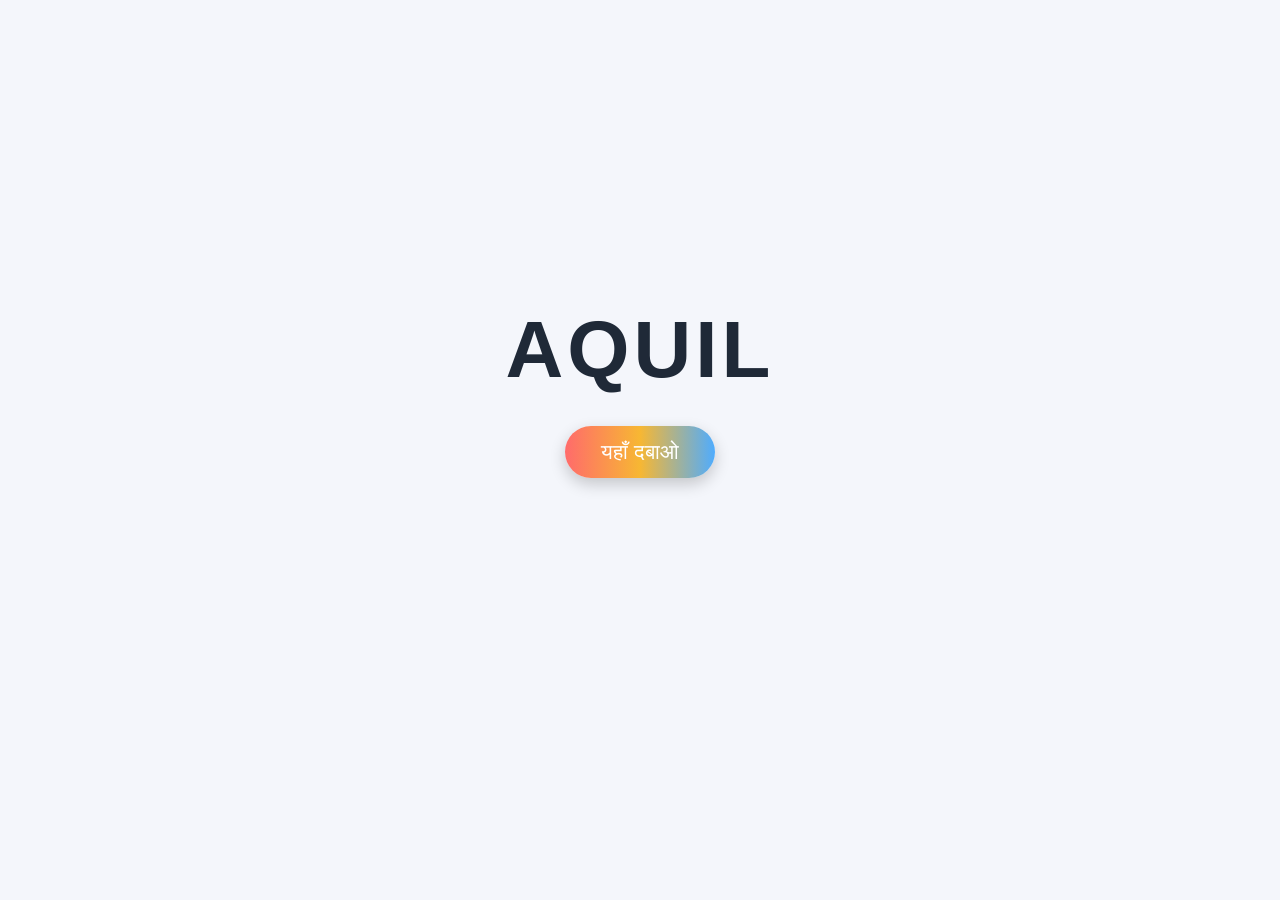
<file: index.html>
<!DOCTYPE html>
<html lang="hi">
<head>
  <meta charset="UTF-8">
  <meta name="viewport" content="width=device-width, initial-scale=1.0">
  <title>Aquil</title>
  <style>
    body {
      margin: 0;
      min-height: 100vh;
      display: flex;
      flex-direction: column;
      align-items: center;
      justify-content: center;
      font-family: Arial, sans-serif;
      background: #f4f6fb;
      color: #1f2937;
    }

    h1 {
      font-size: 5rem;
      margin: 0 0 30px;
      letter-spacing: 4px;
    }

    button {
      font-size: 1.3rem;
      padding: 14px 36px;
      border: none;
      border-radius: 40px;
      color: white;
      background: linear-gradient(90deg, #ff6b6b, #f7b733, #4facfe);
      cursor: pointer;
      box-shadow: 0 6px 16px rgba(0, 0, 0, 0.2);
      transition: transform 0.15s;
    }

    button:hover {
      transform: scale(1.07);
    }

    #message {
      margin-top: 30px;
      font-size: 2.5rem;
      font-weight: bold;
      color: #e63946;
      min-height: 3rem;
    }
  </style>
</head>
<body>
  <h1>AQUIL</h1>
  <button onclick="sayHello()">यहाँ दबाओ</button>
  <p id="message"></p>

  <script>
    function sayHello() {
      document.getElementById("message").textContent = "Hello!";
    }
  </script>
</body>
</html>
</file>
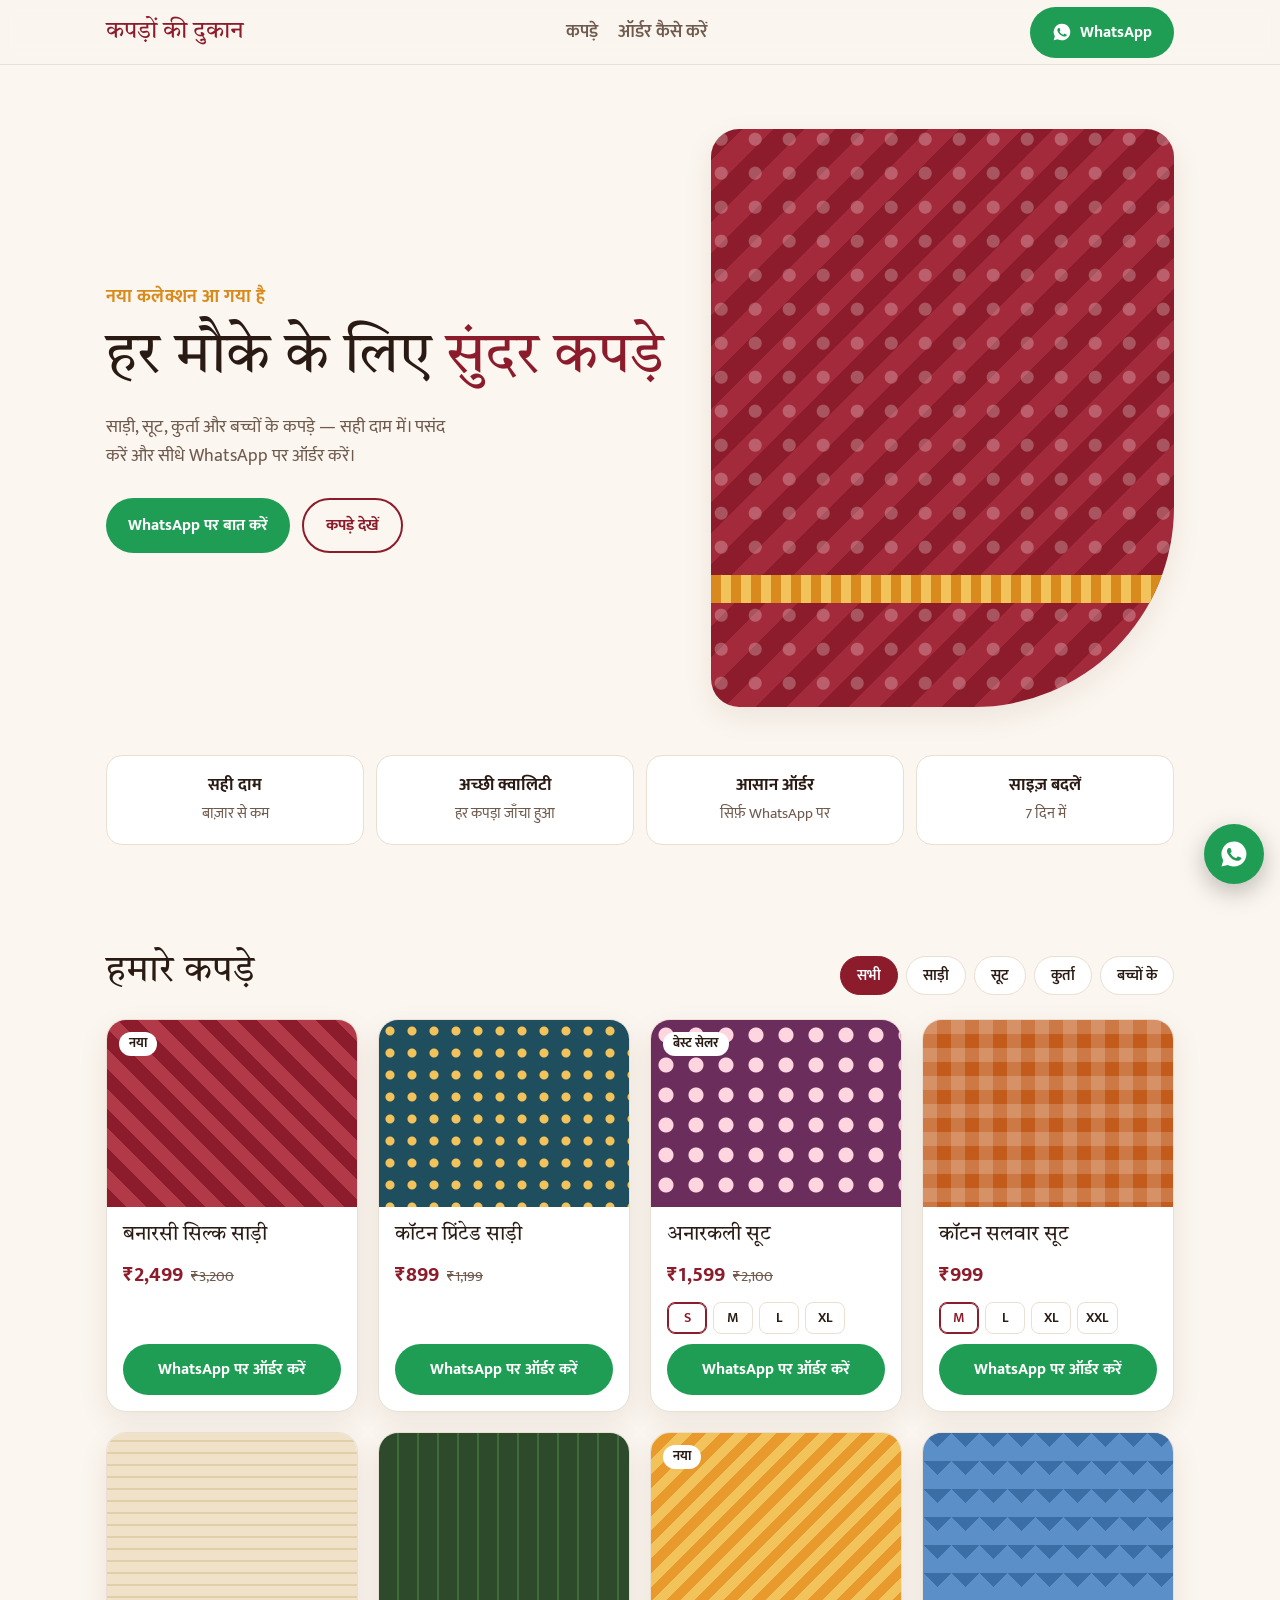
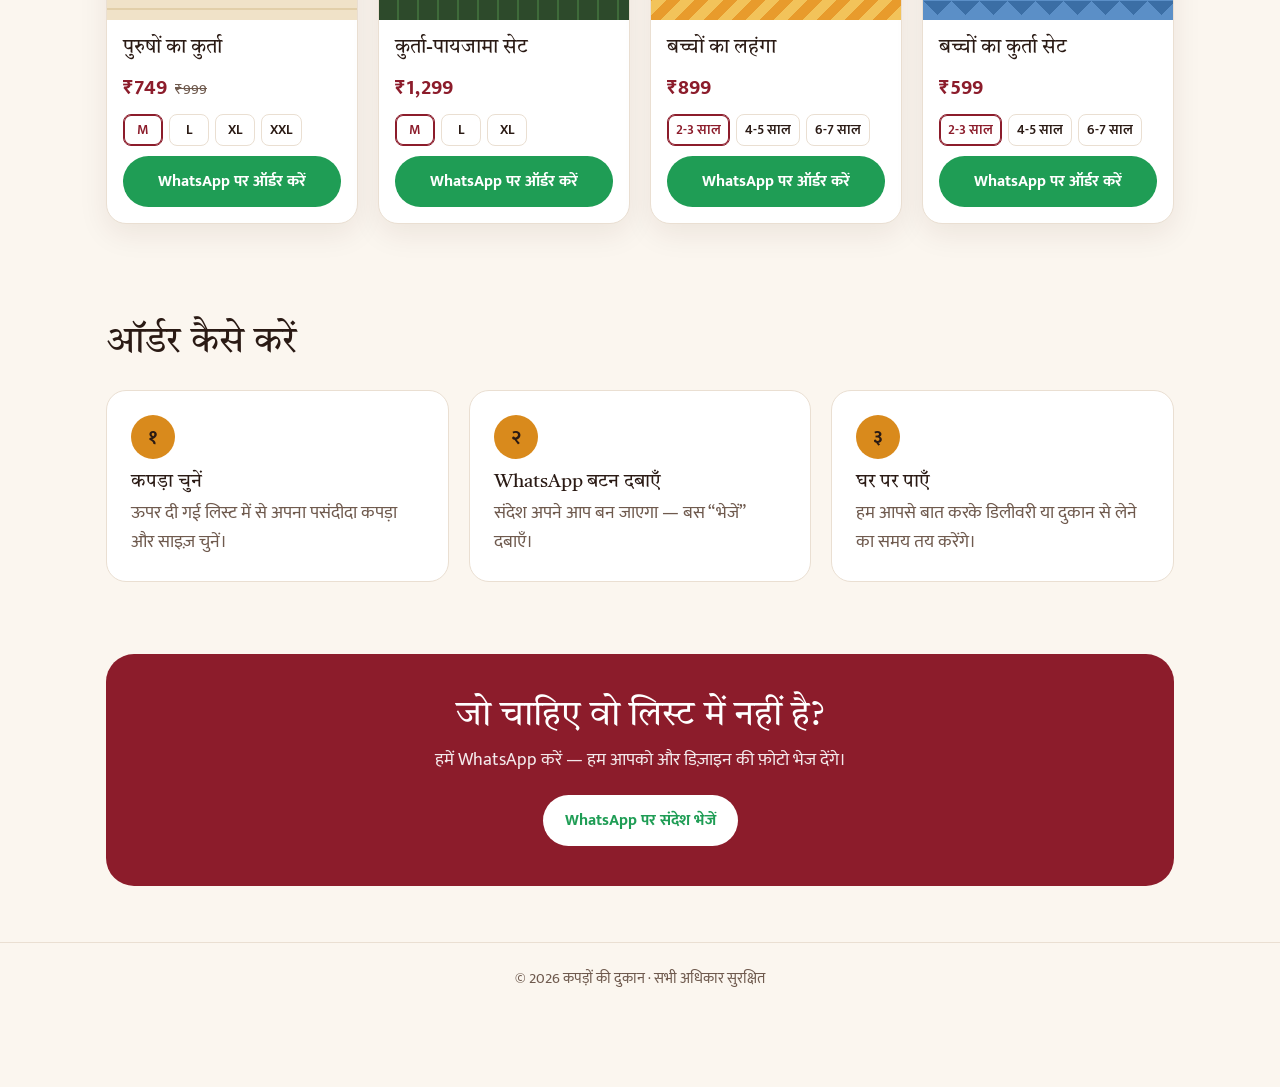
<file: dukan/index.html>
<!DOCTYPE html>
<html lang="hi">
<head>
  <meta charset="UTF-8">
  <meta name="viewport" content="width=device-width, initial-scale=1.0">
  <title>कपड़ों की दुकान</title>
  <meta name="description" content="साड़ी, सूट, कुर्ता और बच्चों के कपड़े — WhatsApp पर ऑर्डर करें।">
  <link rel="preconnect" href="https://fonts.googleapis.com">
  <link rel="preconnect" href="https://fonts.gstatic.com" crossorigin>
  <link href="https://fonts.googleapis.com/css2?family=Tiro+Devanagari+Hindi&family=Mukta:wght@400;600;700&display=swap" rel="stylesheet">
  <style>
    :root {
      --bg: #fbf6ef;
      --surface: #ffffff;
      --ink: #2a1a14;
      --muted: #6f5a4e;
      --line: #eadfd2;
      --brand: #8c1c2b;      /* मैरून */
      --brand-ink: #ffffff;
      --accent: #d98a1c;     /* केसरिया-सुनहरा */
      --wa: #1f9d55;
      --wa-ink: #ffffff;
      --shadow: 0 10px 30px rgba(60, 25, 10, .08);
    }
    @media (prefers-color-scheme: dark) {
      :root:not([data-theme="light"]) {
        --bg: #1a1210; --surface: #251a17; --ink: #f6ece4; --muted: #c4ada0;
        --line: #3a2b26; --brand: #d9576a; --brand-ink: #1a1210; --accent: #f0a83c;
        --wa: #2fbf6c; --wa-ink: #0c1a12; --shadow: 0 10px 30px rgba(0,0,0,.35);
      }
    }
    :root[data-theme="dark"] {
      --bg: #1a1210; --surface: #251a17; --ink: #f6ece4; --muted: #c4ada0;
      --line: #3a2b26; --brand: #d9576a; --brand-ink: #1a1210; --accent: #f0a83c;
      --wa: #2fbf6c; --wa-ink: #0c1a12; --shadow: 0 10px 30px rgba(0,0,0,.35);
    }

    * { box-sizing: border-box; }
    html { scroll-behavior: smooth; }
    body {
      margin: 0; background: var(--bg); color: var(--ink);
      font-family: "Mukta", system-ui, sans-serif; font-size: 18px; line-height: 1.6;
    }
    h1, h2, h3 { font-family: "Tiro Devanagari Hindi", serif; font-weight: 400; line-height: 1.25; margin: 0; }
    a { color: inherit; }
    .wrap { max-width: 1100px; margin: 0 auto; padding: 0 16px; }

    /* हेडर */
    header {
      position: sticky; top: 0; z-index: 10;
      background: color-mix(in srgb, var(--bg) 90%, transparent);
      backdrop-filter: blur(8px); border-bottom: 1px solid var(--line);
    }
    .bar { display: flex; align-items: center; justify-content: space-between; height: 64px; gap: 12px; }
    .logo { font-family: "Tiro Devanagari Hindi", serif; font-size: 1.5rem; color: var(--brand); text-decoration: none; white-space: nowrap; }
    nav { display: flex; gap: 20px; }
    nav a { text-decoration: none; color: var(--muted); font-weight: 600; }
    nav a:hover { color: var(--brand); }
    @media (max-width: 640px) { nav { display: none; } }

    /* बटन */
    .btn {
      display: inline-flex; align-items: center; justify-content: center; gap: 8px;
      border: 0; border-radius: 999px; padding: 12px 22px; cursor: pointer;
      font: 700 1rem "Mukta", sans-serif; text-decoration: none; transition: transform .15s, filter .15s;
    }
    .btn:hover { transform: translateY(-1px); filter: brightness(1.05); }
    .btn-wa { background: var(--wa); color: var(--wa-ink); }
    .btn-ghost { background: transparent; color: var(--brand); border: 2px solid var(--brand); }
    .btn svg { width: 20px; height: 20px; flex: none; }

    /* हीरो */
    .hero { padding: 64px 0 48px; display: grid; grid-template-columns: 1.1fr .9fr; gap: 40px; align-items: center; }
    .eyebrow { color: var(--accent); font-weight: 700; letter-spacing: .02em; margin-bottom: 10px; }
    .hero h1 { font-size: clamp(2.2rem, 6vw, 3.6rem); }
    .hero h1 span { color: var(--brand); }
    .hero p { color: var(--muted); font-size: 1.15rem; max-width: 34ch; margin: 18px 0 28px; }
    .hero-actions { display: flex; flex-wrap: wrap; gap: 12px; }
    .hero-art {
      aspect-ratio: 4 / 5; border-radius: 28px 28px 200px 28px; box-shadow: var(--shadow);
      background:
        radial-gradient(circle at 30% 30%, rgba(255,255,255,.25) 0 6px, transparent 7px) 0 0 / 34px 34px,
        repeating-linear-gradient(135deg, #8c1c2b 0 22px, #a32a3a 22px 44px);
      position: relative; overflow: hidden;
    }
    .hero-art::after {
      content: ""; position: absolute; left: 0; right: 0; bottom: 18%; height: 28px;
      background: repeating-linear-gradient(90deg, #d98a1c 0 10px, #f2c35a 10px 20px);
    }
    @media (max-width: 760px) {
      .hero { grid-template-columns: 1fr; padding-top: 36px; }
      .hero-art { max-height: 280px; aspect-ratio: auto; height: 240px; border-radius: 24px; }
    }

    /* भरोसा पट्टी */
    .trust { display: grid; grid-template-columns: repeat(4, 1fr); gap: 12px; padding-bottom: 56px; }
    .trust div { background: var(--surface); border: 1px solid var(--line); border-radius: 16px; padding: 16px; text-align: center; }
    .trust b { display: block; font-size: 1.05rem; }
    .trust small { color: var(--muted); }
    @media (max-width: 760px) { .trust { grid-template-columns: repeat(2, 1fr); } }

    /* सेक्शन */
    section.block { padding: 48px 0; }
    .head { display: flex; justify-content: space-between; align-items: end; gap: 16px; flex-wrap: wrap; margin-bottom: 24px; }
    .head h2 { font-size: clamp(1.7rem, 4vw, 2.3rem); }

    .chips { display: flex; gap: 8px; flex-wrap: wrap; }
    .chip {
      border: 1px solid var(--line); background: var(--surface); color: var(--ink);
      border-radius: 999px; padding: 6px 16px; font: 600 .95rem "Mukta", sans-serif; cursor: pointer;
    }
    .chip[aria-pressed="true"] { background: var(--brand); color: var(--brand-ink); border-color: var(--brand); }

    /* प्रोडक्ट */
    .grid { display: grid; grid-template-columns: repeat(auto-fill, minmax(230px, 1fr)); gap: 20px; }
    .card {
      background: var(--surface); border: 1px solid var(--line); border-radius: 20px; overflow: hidden;
      display: flex; flex-direction: column; box-shadow: var(--shadow);
    }
    .swatch { aspect-ratio: 4 / 3; position: relative; }
    .tag {
      position: absolute; top: 12px; left: 12px; background: var(--surface); color: var(--ink);
      font-size: .8rem; font-weight: 700; padding: 2px 10px; border-radius: 999px;
    }
    .card-body { padding: 16px; display: flex; flex-direction: column; gap: 10px; flex: 1; }
    .card h3 { font-size: 1.25rem; }
    .price { display: flex; align-items: baseline; gap: 8px; }
    .price b { font-size: 1.3rem; color: var(--brand); }
    .price s { color: var(--muted); font-size: .95rem; }
    .sizes { display: flex; gap: 6px; flex-wrap: wrap; }
    .size {
      min-width: 40px; padding: 4px 8px; border-radius: 8px; border: 1px solid var(--line);
      background: transparent; color: var(--ink); font: 600 .85rem "Mukta", sans-serif; cursor: pointer;
    }
    .size[aria-pressed="true"] { border-color: var(--brand); color: var(--brand); box-shadow: inset 0 0 0 1px var(--brand); }
    .card .btn { margin-top: auto; width: 100%; }

    /* कपड़े जैसे पैटर्न (फ़ोटो की जगह) */
    .p1 { background: repeating-linear-gradient(45deg, #8c1c2b 0 14px, #b23a48 14px 28px); }
    .p2 { background: radial-gradient(circle, #f2c35a 0 4px, transparent 5px) 0 0 / 22px 22px, #1f4e5f; }
    .p3 { background: linear-gradient(90deg, rgba(255,255,255,.18) 50%, transparent 0) 0 0 / 28px 28px, linear-gradient(rgba(255,255,255,.18) 50%, transparent 0) 0 0 / 28px 28px, #c25b1c; }
    .p4 { background: repeating-linear-gradient(0deg, #f0e2c8 0 10px, #e2cfa9 10px 12px); }
    .p5 { background: radial-gradient(circle at 50% 50%, #ffd6e0 0 7px, transparent 8px) 0 0 / 30px 30px, #6b2d5c; }
    .p6 { background: repeating-linear-gradient(90deg, #2d4a2b 0 18px, #3e6b3a 18px 20px); }
    .p7 { background: repeating-linear-gradient(-45deg, #f2c35a 0 10px, #e89b2c 10px 20px); }
    .p8 { background: linear-gradient(135deg, #3b6ea5 25%, transparent 25%) -14px 0 / 28px 28px, linear-gradient(225deg, #3b6ea5 25%, transparent 25%) -14px 0 / 28px 28px, #5b8fc7; }

    /* कैसे ऑर्डर करें */
    .steps { display: grid; grid-template-columns: repeat(3, 1fr); gap: 20px; counter-reset: s; }
    .step { background: var(--surface); border: 1px solid var(--line); border-radius: 20px; padding: 24px; }
    .step::before {
      counter-increment: s; content: counter(s, devanagari);
      display: grid; place-items: center; width: 44px; height: 44px; border-radius: 50%;
      background: var(--accent); color: #2a1a14; font-weight: 700; font-size: 1.2rem; margin-bottom: 12px;
    }
    .step h3 { font-size: 1.2rem; margin-bottom: 4px; }
    .step p { margin: 0; color: var(--muted); }
    @media (max-width: 760px) { .steps { grid-template-columns: 1fr; } }

    /* CTA + फ़ुटर */
    .cta {
      background: var(--brand); color: var(--brand-ink); border-radius: 28px; padding: 40px 24px;
      text-align: center; margin: 24px 0 56px;
    }
    .cta h2 { font-size: clamp(1.6rem, 4vw, 2.2rem); margin-bottom: 8px; }
    .cta p { margin: 0 0 20px; opacity: .9; }
    footer { border-top: 1px solid var(--line); padding: 24px 0 96px; color: var(--muted); font-size: .95rem; text-align: center; }

    /* तैरता WhatsApp बटन */
    .float-wa {
      position: fixed; right: 16px; bottom: 16px; z-index: 20;
      width: 60px; height: 60px; border-radius: 50%; display: grid; place-items: center;
      background: var(--wa); color: var(--wa-ink); box-shadow: 0 8px 24px rgba(0,0,0,.25);
    }
    .float-wa svg { width: 30px; height: 30px; }
  </style>
</head>
<body>

  <header>
    <div class="wrap bar">
      <a href="#" class="logo" data-shop-name>कपड़ों की दुकान</a>
      <nav>
        <a href="#kapde">कपड़े</a>
        <a href="#order">ऑर्डर कैसे करें</a>
      </nav>
      <a class="btn btn-wa" data-wa-general href="#">
        <svg viewBox="0 0 24 24" fill="currentColor" aria-hidden="true"><path d="M12 2a10 10 0 0 0-8.6 15.1L2 22l5-1.3A10 10 0 1 0 12 2zm5.3 14.1c-.2.6-1.3 1.2-1.8 1.3-.5 0-1 .2-3.3-.7-2.8-1.1-4.5-4-4.7-4.2-.1-.2-1.1-1.5-1.1-2.8s.7-2 1-2.3c.2-.3.5-.3.7-.3h.5c.2 0 .4 0 .6.5l.8 2c.1.2.1.4 0 .5l-.3.5-.4.4c-.1.1-.3.3-.1.6.2.3.8 1.3 1.7 2.1 1.2 1 2.1 1.3 2.4 1.5.3.1.5.1.6-.1l.9-1c.2-.3.4-.2.6-.1l1.9.9c.3.1.5.2.5.3.1.2.1.7-.1 1.2z"/></svg>
        WhatsApp
      </a>
    </div>
  </header>

  <main class="wrap">
    <section class="hero">
      <div>
        <div class="eyebrow">नया कलेक्शन आ गया है</div>
        <h1>हर मौके के लिए <span>सुंदर कपड़े</span></h1>
        <p>साड़ी, सूट, कुर्ता और बच्चों के कपड़े — सही दाम में। पसंद करें और सीधे WhatsApp पर ऑर्डर करें।</p>
        <div class="hero-actions">
          <a class="btn btn-wa" data-wa-general href="#">WhatsApp पर बात करें</a>
          <a class="btn btn-ghost" href="#kapde">कपड़े देखें</a>
        </div>
      </div>
      <div class="hero-art" role="img" aria-label="कपड़े का डिज़ाइन"></div>
    </section>

    <div class="trust">
      <div><b>सही दाम</b><small>बाज़ार से कम</small></div>
      <div><b>अच्छी क्वालिटी</b><small>हर कपड़ा जाँचा हुआ</small></div>
      <div><b>आसान ऑर्डर</b><small>सिर्फ़ WhatsApp पर</small></div>
      <div><b>साइज़ बदलें</b><small>7 दिन में</small></div>
    </div>

    <section class="block" id="kapde">
      <div class="head">
        <h2>हमारे कपड़े</h2>
        <div class="chips" id="chips"></div>
      </div>
      <div class="grid" id="grid"></div>
    </section>

    <section class="block" id="order">
      <div class="head"><h2>ऑर्डर कैसे करें</h2></div>
      <div class="steps">
        <div class="step"><h3>कपड़ा चुनें</h3><p>ऊपर दी गई लिस्ट में से अपना पसंदीदा कपड़ा और साइज़ चुनें।</p></div>
        <div class="step"><h3>WhatsApp बटन दबाएँ</h3><p>संदेश अपने आप बन जाएगा — बस “भेजें” दबाएँ।</p></div>
        <div class="step"><h3>घर पर पाएँ</h3><p>हम आपसे बात करके डिलीवरी या दुकान से लेने का समय तय करेंगे।</p></div>
      </div>
    </section>

    <section class="cta">
      <h2>जो चाहिए वो लिस्ट में नहीं है?</h2>
      <p>हमें WhatsApp करें — हम आपको और डिज़ाइन की फ़ोटो भेज देंगे।</p>
      <a class="btn btn-wa" data-wa-general href="#" style="background:#fff;color:#1f9d55">WhatsApp पर संदेश भेजें</a>
    </section>
  </main>

  <footer>
    <div class="wrap">© <span id="year"></span> <span data-shop-name>कपड़ों की दुकान</span> · सभी अधिकार सुरक्षित</div>
  </footer>

  <a class="float-wa" data-wa-general href="#" aria-label="WhatsApp पर संदेश भेजें">
    <svg viewBox="0 0 24 24" fill="currentColor" aria-hidden="true"><path d="M12 2a10 10 0 0 0-8.6 15.1L2 22l5-1.3A10 10 0 1 0 12 2zm5.3 14.1c-.2.6-1.3 1.2-1.8 1.3-.5 0-1 .2-3.3-.7-2.8-1.1-4.5-4-4.7-4.2-.1-.2-1.1-1.5-1.1-2.8s.7-2 1-2.3c.2-.3.5-.3.7-.3h.5c.2 0 .4 0 .6.5l.8 2c.1.2.1.4 0 .5l-.3.5-.4.4c-.1.1-.3.3-.1.6.2.3.8 1.3 1.7 2.1 1.2 1 2.1 1.3 2.4 1.5.3.1.5.1.6-.1l.9-1c.2-.3.4-.2.6-.1l1.9.9c.3.1.5.2.5.3.1.2.1.7-.1 1.2z"/></svg>
  </a>

  <script>
    /* ============================================================
       ✏️  यहाँ अपनी दुकान की जानकारी बदलें
       ============================================================ */
    const DUKAN = {
      naam: "कपड़ों की दुकान",       // दुकान का नाम
      whatsapp: "919999999999",       // 91 + आपका 10 अंकों का WhatsApp नंबर (बिना + या स्पेस के)
    };

    // pattern: p1 से p8 तक कोई भी (फ़ोटो की जगह रंगीन डिज़ाइन)
    const KAPDE = [
      { naam: "बनारसी सिल्क साड़ी",   shreni: "साड़ी",   daam: 2499, purana: 3200, sizes: ["फ़्री साइज़"], pattern: "p1", tag: "नया" },
      { naam: "कॉटन प्रिंटेड साड़ी",  shreni: "साड़ी",   daam: 899,  purana: 1199, sizes: ["फ़्री साइज़"], pattern: "p2" },
      { naam: "अनारकली सूट",         shreni: "सूट",     daam: 1599, purana: 2100, sizes: ["S","M","L","XL"], pattern: "p5", tag: "बेस्ट सेलर" },
      { naam: "कॉटन सलवार सूट",      shreni: "सूट",     daam: 999,  sizes: ["M","L","XL","XXL"], pattern: "p3" },
      { naam: "पुरुषों का कुर्ता",     shreni: "कुर्ता",   daam: 749,  purana: 999, sizes: ["M","L","XL","XXL"], pattern: "p4" },
      { naam: "कुर्ता-पायजामा सेट",   shreni: "कुर्ता",   daam: 1299, sizes: ["M","L","XL"], pattern: "p6" },
      { naam: "बच्चों का लहंगा",      shreni: "बच्चों के", daam: 899,  sizes: ["2-3 साल","4-5 साल","6-7 साल"], pattern: "p7", tag: "नया" },
      { naam: "बच्चों का कुर्ता सेट",  shreni: "बच्चों के", daam: 599,  sizes: ["2-3 साल","4-5 साल","6-7 साल"], pattern: "p8" },
    ];
    /* ============================================================ */

    const waLink = (text) => `https://wa.me/${DUKAN.whatsapp}?text=${encodeURIComponent(text)}`;
    const rupaye = (n) => "₹" + n.toLocaleString("hi-IN");

    document.title = DUKAN.naam;
    document.querySelectorAll("[data-shop-name]").forEach(el => el.textContent = DUKAN.naam);
    document.getElementById("year").textContent = new Date().getFullYear();
    document.querySelectorAll("[data-wa-general]").forEach(a => {
      a.href = waLink(`नमस्ते ${DUKAN.naam}! मुझे कपड़ों के बारे में जानकारी चाहिए।`);
      a.target = "_blank"; a.rel = "noopener";
    });

    const grid = document.getElementById("grid");
    const chips = document.getElementById("chips");
    const shreniyan = ["सभी", ...new Set(KAPDE.map(k => k.shreni))];
    let chuni = "सभी";

    function el(tag, attrs = {}, text) {
      const e = document.createElement(tag);
      Object.entries(attrs).forEach(([k, v]) => e.setAttribute(k, v));
      if (text != null) e.textContent = text;
      return e;
    }

    function renderChips() {
      chips.replaceChildren(...shreniyan.map(s => {
        const b = el("button", { class: "chip", type: "button", "aria-pressed": String(s === chuni) }, s);
        b.onclick = () => { chuni = s; renderChips(); renderGrid(); };
        return b;
      }));
    }

    function renderGrid() {
      const list = KAPDE.filter(k => chuni === "सभी" || k.shreni === chuni);
      grid.replaceChildren(...list.map(k => {
        let size = k.sizes[0];
        const card = el("article", { class: "card" });

        const sw = el("div", { class: "swatch " + k.pattern, role: "img", "aria-label": k.naam });
        if (k.tag) sw.append(el("span", { class: "tag" }, k.tag));

        const body = el("div", { class: "card-body" });
        body.append(el("h3", {}, k.naam));

        const price = el("div", { class: "price" });
        price.append(el("b", {}, rupaye(k.daam)));
        if (k.purana) price.append(el("s", {}, rupaye(k.purana)));
        body.append(price);

        const btn = el("a", { class: "btn btn-wa", target: "_blank", rel: "noopener" }, "WhatsApp पर ऑर्डर करें");
        const updateLink = () => btn.href = waLink(
          `नमस्ते ${DUKAN.naam}! मुझे यह ऑर्डर करना है:\n\n• ${k.naam}\n• साइज़: ${size}\n• दाम: ${rupaye(k.daam)}\n\nकृपया उपलब्धता बताएँ।`
        );

        if (k.sizes.length > 1) {
          const sizes = el("div", { class: "sizes", role: "group", "aria-label": "साइज़ चुनें" });
          const btns = k.sizes.map(s => {
            const b = el("button", { class: "size", type: "button", "aria-pressed": String(s === size) }, s);
            b.onclick = () => { size = s; btns.forEach(x => x.setAttribute("aria-pressed", String(x === b))); updateLink(); };
            return b;
          });
          sizes.append(...btns);
          body.append(sizes);
        }

        updateLink();
        body.append(btn);
        card.append(sw, body);
        return card;
      }));
    }

    renderChips();
    renderGrid();
  </script>
</body>
</html>
</file>
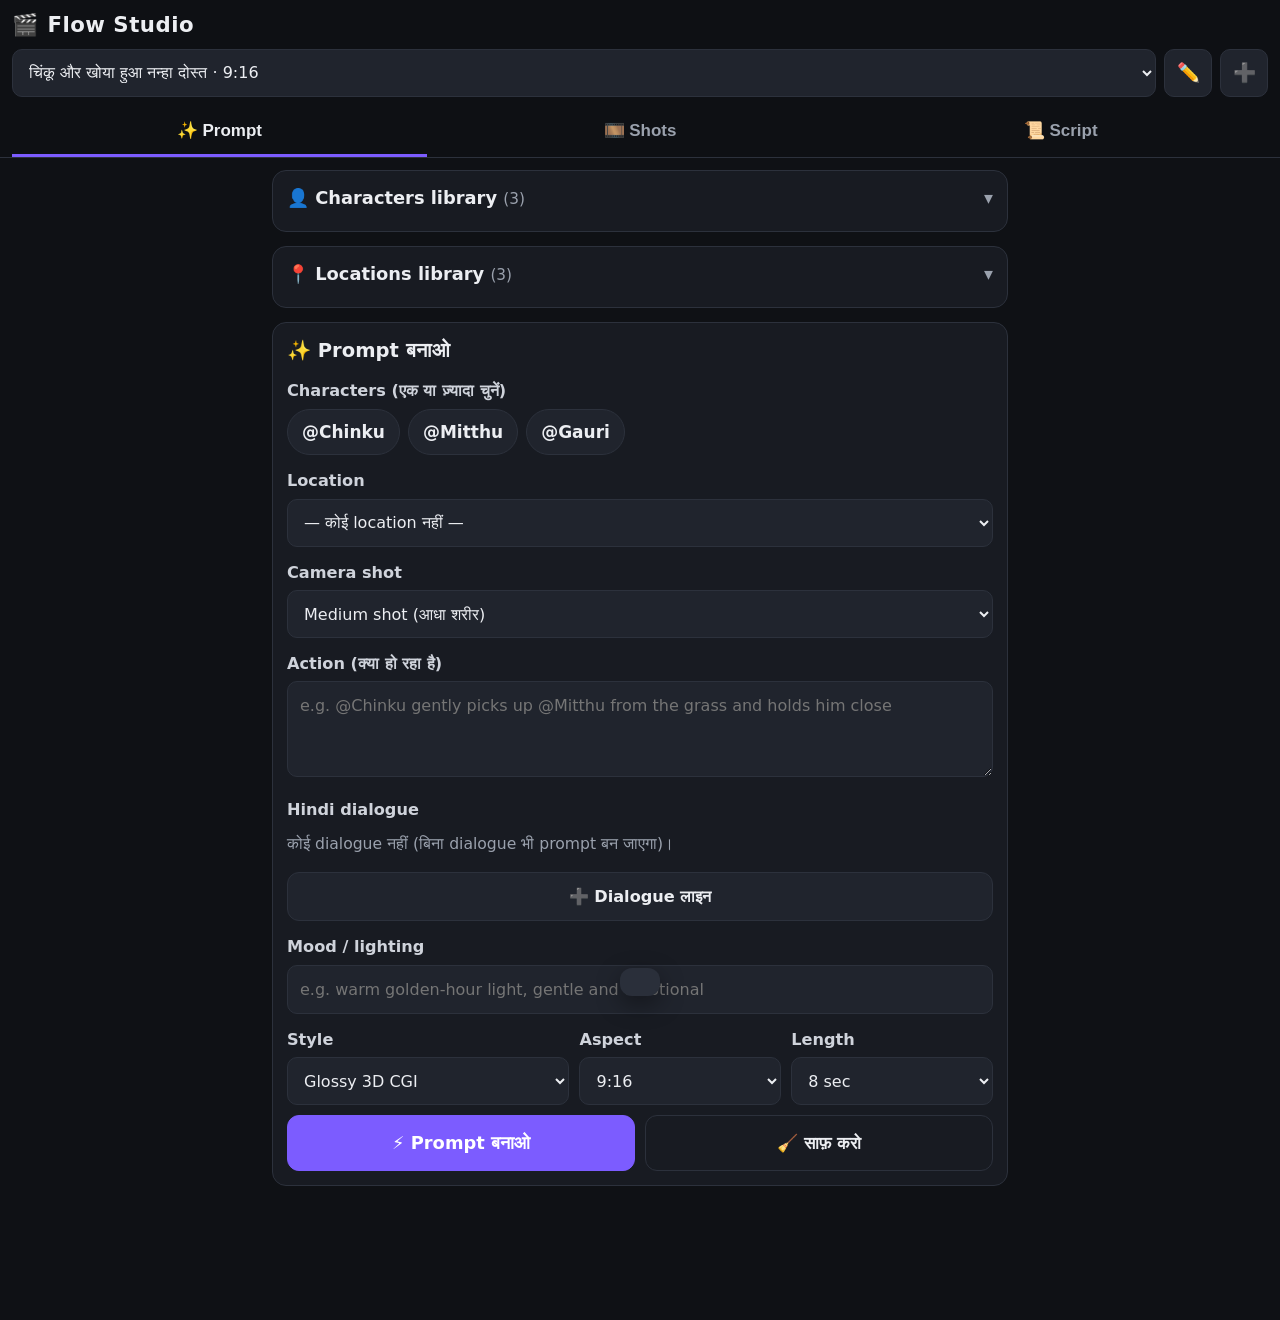
<file: flow-studio/index.html>
<!DOCTYPE html>
<html lang="hi">
<head>
  <meta charset="UTF-8">
  <meta name="viewport" content="width=device-width, initial-scale=1, viewport-fit=cover">
  <meta name="theme-color" content="#0f1115">
  <title>Flow Studio</title>
  <link rel="stylesheet" href="css/style.css">
</head>
<body>
  <header class="app-header">
    <div class="brand">🎬 Flow Studio</div>
    <div class="project-bar">
      <select id="projectSelect" aria-label="Project चुनें"></select>
      <button class="icon-btn" data-action="edit-project" title="Project बदलें">✏️</button>
      <button class="icon-btn" data-action="new-project" title="नया project">➕</button>
    </div>
    <nav class="tabs" role="tablist">
      <button class="tab active" data-tab="prompt">✨ Prompt</button>
      <button class="tab" data-tab="shots">🎞️ Shots</button>
      <button class="tab" data-tab="script">📜 Script</button>
    </nav>
  </header>

  <main>
    <!-- ============ TAB 1: PROMPT GENERATOR ============ -->
    <section id="tab-prompt" class="tab-panel active">
      <details class="card" id="charLib">
        <summary>👤 Characters library <span class="count" id="charCount"></span></summary>
        <label class="check-row"><input type="checkbox" id="showAllChars"> दूसरे projects के भी दिखाओ</label>
        <div id="charList" class="lib-list"></div>
        <button class="btn" data-action="new-char">➕ नया character</button>
      </details>

      <details class="card" id="locLib">
        <summary>📍 Locations library <span class="count" id="locCount"></span></summary>
        <label class="check-row"><input type="checkbox" id="showAllLocs"> दूसरे projects की भी दिखाओ</label>
        <div id="locList" class="lib-list"></div>
        <button class="btn" data-action="new-loc">➕ नई location</button>
      </details>

      <div class="card">
        <h2>✨ Prompt बनाओ</h2>

        <label class="lbl">Characters (एक या ज़्यादा चुनें)</label>
        <div id="pgChars" class="chip-group"></div>

        <div id="pgGaze"></div>

        <label class="lbl" for="pgLoc">Location</label>
        <select id="pgLoc"></select>

        <label class="lbl" for="pgCamera">Camera shot</label>
        <select id="pgCamera"></select>
        <input id="pgCameraCustom" class="hidden" placeholder="अपना camera shot लिखें (English में)">

        <label class="lbl" for="pgAction">Action (क्या हो रहा है)</label>
        <textarea id="pgAction" rows="3" placeholder="e.g. @Chinku gently picks up @Mitthu from the grass and holds him close"></textarea>

        <label class="lbl">Hindi dialogue</label>
        <div id="pgDialogues"></div>
        <button class="btn small" data-action="add-dialogue">➕ Dialogue लाइन</button>

        <label class="lbl" for="pgMood">Mood / lighting</label>
        <input id="pgMood" list="moodList" placeholder="e.g. warm golden-hour light, gentle and emotional">
        <datalist id="moodList">
          <option value="warm golden-hour sunlight, gentle and emotional">
          <option value="soft morning light, calm and peaceful">
          <option value="bright cheerful daylight, playful mood">
          <option value="moody blue night light with glowing highlights, mysterious">
          <option value="dramatic rim lighting, tense and exciting">
          <option value="soft overcast light, sad and quiet mood">
        </datalist>

        <div class="grid3">
          <div>
            <label class="lbl" for="pgStyle">Style</label>
            <select id="pgStyle"></select>
          </div>
          <div>
            <label class="lbl" for="pgAspect">Aspect</label>
            <select id="pgAspect">
              <option value="16:9">16:9</option>
              <option value="9:16">9:16</option>
            </select>
          </div>
          <div>
            <label class="lbl" for="pgLength">Length</label>
            <select id="pgLength">
              <option value="4">4 sec</option>
              <option value="6">6 sec</option>
              <option value="8">8 sec</option>
            </select>
          </div>
        </div>

        <div class="row-btns">
          <button class="btn primary big" data-action="build-prompt">⚡ Prompt बनाओ</button>
          <button class="btn ghost" data-action="clear-draft">🧹 साफ़ करो</button>
        </div>
      </div>

      <div class="card hidden" id="pgOutCard">
        <h2>📋 Flow prompt</h2>
        <textarea id="pgOutput" rows="14"></textarea>
        <button class="btn primary big" data-action="copy-prompt">📋 Copy</button>
        <div class="sub-box">
          <div class="grid2">
            <div>
              <label class="lbl" for="pgShotNum">Shot number</label>
              <input id="pgShotNum" placeholder="1.1" inputmode="decimal">
            </div>
            <div>
              <label class="lbl" for="pgShotDesc">छोटा description</label>
              <input id="pgShotDesc" placeholder="चिंकू को मिट्ठू मिला">
            </div>
          </div>
          <button class="btn big" data-action="prompt-to-tracker">🎞️ Tracker में जोड़ो</button>
        </div>
      </div>
    </section>

    <!-- ============ TAB 2: SHOT TRACKER ============ -->
    <section id="tab-shots" class="tab-panel">
      <div class="stats" id="shotStats"></div>

      <div class="card">
        <div class="row-btns">
          <button class="btn primary big" data-action="new-shot">➕ नया shot</button>
        </div>
        <label class="lbl" for="shotFilter">Filter</label>
        <select id="shotFilter"></select>
        <div id="shotList"></div>
      </div>

      <details class="card" id="trailerBox">
        <summary>🎬 Trailer order <span class="count" id="trailerCount"></span></summary>
        <p class="hint">किसी shot पर “🎬 Trailer” दबाकर यहाँ जोड़ें। ↑ ↓ से क्रम बदलें।</p>
        <ol id="trailerList" class="trailer-list"></ol>
        <button class="btn" data-action="copy-trailer">📋 Trailer list copy करो</button>
      </details>

      <details class="card">
        <summary>💾 Backup (Export / Import)</summary>
        <p class="hint">पूरा data (सभी projects, characters, locations, shots, scripts) एक JSON file में।</p>
        <button class="btn big" data-action="export-json">⬇️ JSON Export (download)</button>
        <button class="btn" data-action="copy-json">📋 JSON copy करो</button>
        <label class="btn file-btn">⬆️ JSON Import (file)
          <input type="file" id="importFile" accept="application/json,.json" hidden>
        </label>
        <button class="btn" data-action="paste-json">📥 JSON paste करके import</button>
        <button class="btn danger" data-action="reset-sample">♻️ Sample data वापस लाओ (सब मिटेगा)</button>
      </details>
    </section>

    <!-- ============ TAB 3: SCRIPT BUILDER ============ -->
    <section id="tab-script" class="tab-panel">
      <div class="card">
        <h2>📜 कहानी</h2>
        <textarea id="storyText" rows="8" placeholder="यहाँ अपनी Hindi कहानी paste करें..."></textarea>
        <button class="btn primary big" data-action="copy-claude">🤖 Claude के लिए request copy करो</button>
        <p class="hint">Copy करके Claude chat में paste करें। Project के characters और locations की जानकारी अपने-आप साथ जुड़ जाती है।</p>
      </div>

      <div class="card">
        <h2>🎬 Scenes <span class="count" id="sceneCount"></span></h2>
        <div id="sceneList"></div>
        <button class="btn big" data-action="new-scene">➕ नया scene</button>
        <button class="btn primary big" data-action="scenes-to-tracker">🎞️ सारे scenes Shot Tracker में भेजो</button>
        <p class="hint">जो shot number पहले से Tracker में है, वो दोबारा नहीं जुड़ेगा।</p>
      </div>
    </section>
  </main>

  <!-- Modal -->
  <div id="modal" class="modal hidden" role="dialog" aria-modal="true">
    <div class="modal-box">
      <h3 id="modalTitle"></h3>
      <div id="modalBody"></div>
      <div class="modal-actions">
        <button class="btn danger hidden" id="modalDelete">🗑️ Delete</button>
        <button class="btn ghost" id="modalCancel">रद्द करो</button>
        <button class="btn primary" id="modalSave">✅ Save</button>
      </div>
    </div>
  </div>

  <div id="toast" class="toast"></div>

  <script src="js/app.js"></script>
</body>
</html>
</file>
<file: flow-studio/css/style.css>
:root {
  --bg: #0f1115;
  --card: #181b22;
  --card2: #20242d;
  --line: #2c313c;
  --text: #eceef2;
  --muted: #9aa1ad;
  --accent: #7c5cff;
  --accent2: #a48bff;
  --green: #2fbf71;
  --yellow: #f2b632;
  --red: #ef5b5b;
  --blue: #3fa9f5;
  --pink: #ff6fb1;
  --radius: 14px;
}

* { box-sizing: border-box; }

html, body {
  margin: 0;
  background: var(--bg);
  color: var(--text);
  font-family: system-ui, -apple-system, "Segoe UI", "Noto Sans Devanagari", "Noto Sans", sans-serif;
  font-size: 17px;
  line-height: 1.45;
  -webkit-tap-highlight-color: transparent;
}

.app-header {
  position: sticky;
  top: 0;
  z-index: 10;
  background: rgba(15, 17, 21, 0.96);
  backdrop-filter: blur(8px);
  border-bottom: 1px solid var(--line);
  padding: 10px 12px 0;
  padding-top: max(10px, env(safe-area-inset-top));
}

.brand { font-size: 1.25rem; font-weight: 800; letter-spacing: .5px; margin-bottom: 8px; }

.project-bar { display: flex; gap: 8px; margin-bottom: 10px; }
.project-bar select { flex: 1; min-width: 0; }

.tabs { display: flex; gap: 6px; }
.tab {
  flex: 1;
  min-height: 50px;
  border: none;
  border-bottom: 3px solid transparent;
  background: none;
  color: var(--muted);
  font-size: 1rem;
  font-weight: 700;
  cursor: pointer;
}
.tab.active { color: var(--text); border-bottom-color: var(--accent); }

main { padding: 12px 12px 120px; max-width: 760px; margin: 0 auto; }

.tab-panel { display: none; }
.tab-panel.active { display: block; }

.card {
  background: var(--card);
  border: 1px solid var(--line);
  border-radius: var(--radius);
  padding: 14px;
  margin-bottom: 14px;
}
.card h2 { margin: 0 0 10px; font-size: 1.15rem; }
details.card > summary {
  font-weight: 700;
  font-size: 1.05rem;
  cursor: pointer;
  min-height: 32px;
  list-style: none;
}
details.card > summary::-webkit-details-marker { display: none; }
details.card > summary::after { content: "▾"; float: right; color: var(--muted); }
details.card[open] > summary { margin-bottom: 10px; }
details.card[open] > summary::after { content: "▴"; }

.count { color: var(--muted); font-weight: 400; font-size: .9rem; }
.hint { color: var(--muted); font-size: .88rem; margin: 6px 0; }

.lbl { display: block; margin: 14px 0 6px; font-weight: 600; color: #cfd3db; font-size: .95rem; }

input, select, textarea {
  width: 100%;
  font: inherit;
  font-size: 16px;
  color: var(--text);
  background: var(--card2);
  border: 1px solid var(--line);
  border-radius: 10px;
  padding: 12px;
  min-height: 48px;
}
textarea { resize: vertical; }
input:focus, select:focus, textarea:focus { outline: 2px solid var(--accent); border-color: transparent; }
input[type="checkbox"] { width: 22px; height: 22px; min-height: 0; accent-color: var(--accent); }

.btn {
  display: block;
  width: 100%;
  min-height: 50px;
  margin-top: 10px;
  padding: 12px 14px;
  font: inherit;
  font-weight: 700;
  color: var(--text);
  background: var(--card2);
  border: 1px solid var(--line);
  border-radius: 12px;
  cursor: pointer;
  text-align: center;
}
.btn:active { transform: scale(.98); }
.btn.primary { background: var(--accent); border-color: var(--accent); color: #fff; }
.btn.big { min-height: 56px; font-size: 1.05rem; }
.btn.small { min-height: 44px; font-size: .95rem; }
.btn.ghost { background: transparent; }
.btn.danger { background: transparent; border-color: var(--red); color: var(--red); }
.file-btn { display: flex; align-items: center; justify-content: center; }

.icon-btn {
  min-width: 48px;
  min-height: 48px;
  border-radius: 10px;
  border: 1px solid var(--line);
  background: var(--card2);
  color: var(--text);
  font-size: 1.1rem;
  cursor: pointer;
}

.row-btns { display: flex; gap: 10px; }
.row-btns .btn { flex: 1; }
.grid2, .grid3 { display: grid; gap: 10px; }
.grid2 { grid-template-columns: 1fr 1fr; }
.grid3 { grid-template-columns: 1.4fr 1fr 1fr; }
@media (max-width: 380px) { .grid3 { grid-template-columns: 1fr 1fr; } .grid3 > :first-child { grid-column: 1 / -1; } }

.check-row { display: flex; align-items: center; gap: 10px; color: var(--muted); font-size: .92rem; margin-bottom: 8px; }

.hidden { display: none !important; }

/* Library */
.lib-item {
  background: var(--card2);
  border: 1px solid var(--line);
  border-radius: 12px;
  padding: 12px;
  margin-bottom: 10px;
}
.lib-item .tag { color: var(--accent2); font-weight: 800; font-size: 1.05rem; }
.lib-item .meta { color: var(--muted); font-size: .85rem; }
.lib-item ul { margin: 6px 0 0; padding-left: 20px; font-size: .92rem; }
.lib-item li.neg { color: var(--red); }
.lib-item .desc { font-size: .92rem; margin-top: 4px; }
.item-actions { display: flex; gap: 8px; margin-top: 10px; }
.item-actions .btn { margin-top: 0; min-height: 44px; flex: 1; font-size: .92rem; }

/* Chips */
.chip-group { display: flex; flex-wrap: wrap; gap: 8px; }
.chip {
  min-height: 46px;
  padding: 10px 14px;
  border-radius: 999px;
  border: 1px solid var(--line);
  background: var(--card2);
  color: var(--text);
  font: inherit;
  font-weight: 600;
  cursor: pointer;
}
.chip.on { background: var(--accent); border-color: var(--accent); color: #fff; }
.empty { color: var(--muted); font-size: .92rem; padding: 6px 0; }

.char-dir {
  border-left: 3px solid var(--accent);
  background: var(--card2);
  border-radius: 10px;
  padding: 4px 12px 12px;
  margin-top: 12px;
}
.char-dir .tag { color: var(--accent2); font-weight: 800; margin-top: 8px; display: block; }

.dlg-row {
  background: var(--card2);
  border: 1px solid var(--line);
  border-radius: 12px;
  padding: 10px;
  margin-bottom: 10px;
}
.dlg-row .grid2 { grid-template-columns: 1fr 110px; }
.dlg-row textarea { margin-top: 8px; }
.dlg-row .btn { min-height: 42px; margin-top: 8px; }

.sub-box { border-top: 1px dashed var(--line); margin-top: 14px; padding-top: 4px; }

#pgOutput { font-family: ui-monospace, Menlo, Consolas, monospace; font-size: 14px; line-height: 1.5; }

/* Stats */
.stats { display: grid; grid-template-columns: repeat(4, 1fr); gap: 8px; margin-bottom: 14px; }
.stat {
  background: var(--card);
  border: 1px solid var(--line);
  border-radius: 12px;
  padding: 10px 6px;
  text-align: center;
}
.stat b { display: block; font-size: 1.5rem; }
.stat span { color: var(--muted); font-size: .8rem; }
.stat.green b { color: var(--green); }
.stat.yellow b { color: var(--yellow); }
.stat.red b { color: var(--red); }
.stat.blue b { color: var(--blue); }

/* Shots */
.shot {
  background: var(--card2);
  border: 1px solid var(--line);
  border-left: 5px solid var(--muted);
  border-radius: 12px;
  padding: 12px;
  margin-top: 12px;
}
.shot.st-pending { border-left-color: var(--muted); }
.shot.st-done { border-left-color: var(--blue); }
.shot.st-retake { border-left-color: var(--red); }
.shot.st-approved { border-left-color: var(--green); }
.shot.st-trailer { border-left-color: var(--pink); }
.shot-head { display: flex; align-items: baseline; gap: 10px; }
.shot-num { font-size: 1.3rem; font-weight: 800; }
.shot-sec { color: var(--muted); font-size: .85rem; margin-left: auto; white-space: nowrap; }
.shot-desc { margin: 4px 0 8px; }
.shot-notes { color: var(--yellow); font-size: .9rem; margin-bottom: 6px; }
.shot-prompt { color: var(--muted); font-size: .82rem; max-height: 3.2em; overflow: hidden; margin-bottom: 6px; white-space: pre-wrap; }
.shot .status-sel { min-height: 46px; padding: 8px 10px; }
.shot .item-actions .btn.on { background: var(--pink); border-color: var(--pink); color: #fff; }

.trailer-list { padding-left: 0; list-style: none; margin: 0; counter-reset: tr; }
.trailer-list li {
  counter-increment: tr;
  display: flex;
  align-items: center;
  gap: 8px;
  background: var(--card2);
  border: 1px solid var(--line);
  border-radius: 10px;
  padding: 6px 6px 6px 10px;
  margin-bottom: 8px;
}
.trailer-list li::before { content: counter(tr) "."; color: var(--muted); min-width: 22px; }
.trailer-list .t-text { flex: 1; min-width: 0; font-size: .95rem; }
.trailer-list .icon-btn { min-width: 44px; min-height: 44px; }

/* Scenes */
.scene {
  background: var(--card2);
  border: 1px solid var(--line);
  border-radius: 12px;
  padding: 12px;
  margin-bottom: 10px;
}
.scene .shot-num { color: var(--accent2); }
.scene .kv { font-size: .92rem; margin-top: 4px; }
.scene .kv b { color: var(--muted); font-weight: 600; }
.scene .dlg { white-space: pre-wrap; background: var(--bg); border-radius: 8px; padding: 8px; margin-top: 6px; font-size: .92rem; }

/* Modal */
.modal {
  position: fixed;
  inset: 0;
  z-index: 50;
  background: rgba(0, 0, 0, .65);
  display: flex;
  align-items: flex-end;
  justify-content: center;
}
.modal-box {
  background: var(--card);
  width: 100%;
  max-width: 640px;
  max-height: 92vh;
  overflow-y: auto;
  border-radius: 18px 18px 0 0;
  padding: 16px 14px;
  padding-bottom: max(16px, env(safe-area-inset-bottom));
  border: 1px solid var(--line);
}
@media (min-width: 700px) { .modal { align-items: center; } .modal-box { border-radius: 18px; } }
.modal-box h3 { margin: 0 0 4px; }
.modal-actions { display: flex; gap: 8px; margin-top: 14px; flex-wrap: wrap; }
.modal-actions .btn { flex: 1; min-width: 100px; }
.field-hint { color: var(--muted); font-size: .82rem; margin-top: 4px; }

.toast {
  position: fixed;
  left: 50%;
  bottom: 24px;
  transform: translateX(-50%) translateY(120px);
  background: #2a2f3a;
  color: #fff;
  padding: 14px 20px;
  border-radius: 12px;
  font-weight: 600;
  z-index: 100;
  transition: transform .25s ease;
  max-width: 90vw;
  text-align: center;
  box-shadow: 0 8px 24px rgba(0, 0, 0, .4);
}
.toast.show { transform: translateX(-50%) translateY(0); }
</file>
